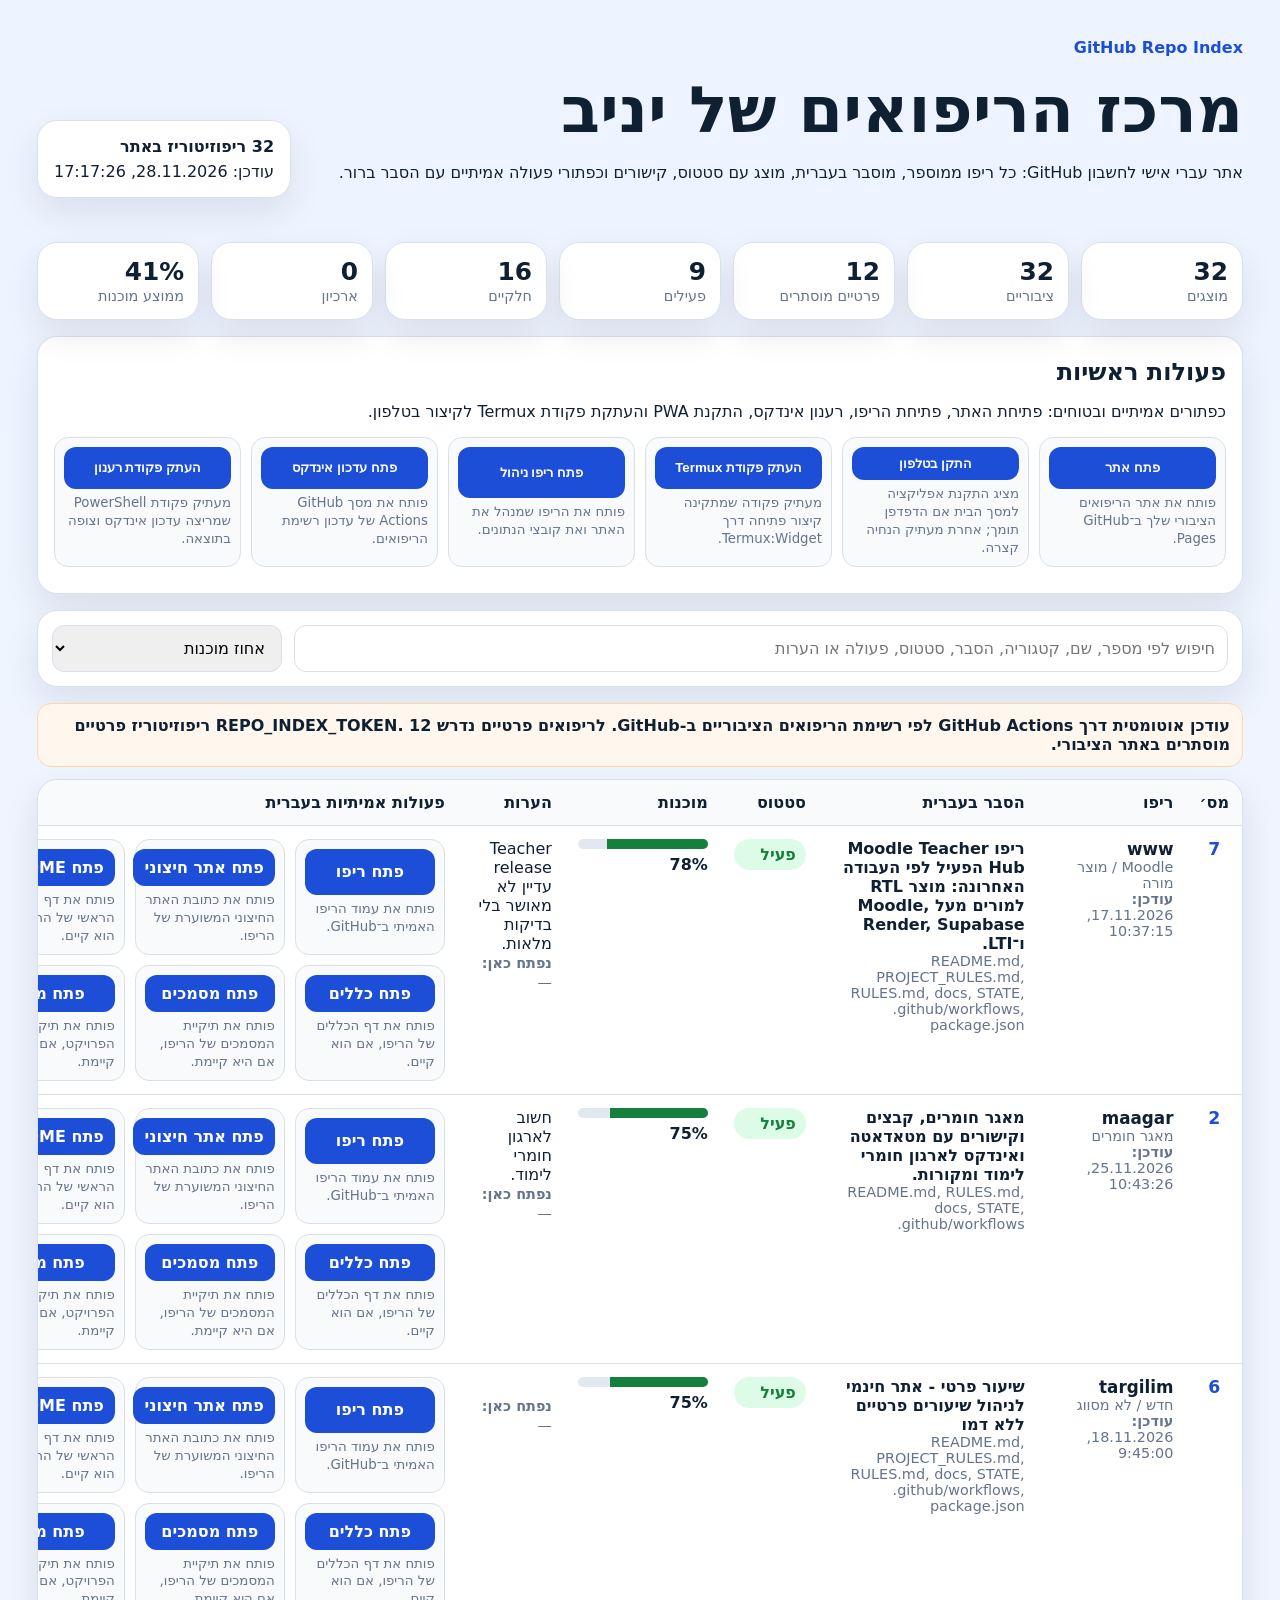
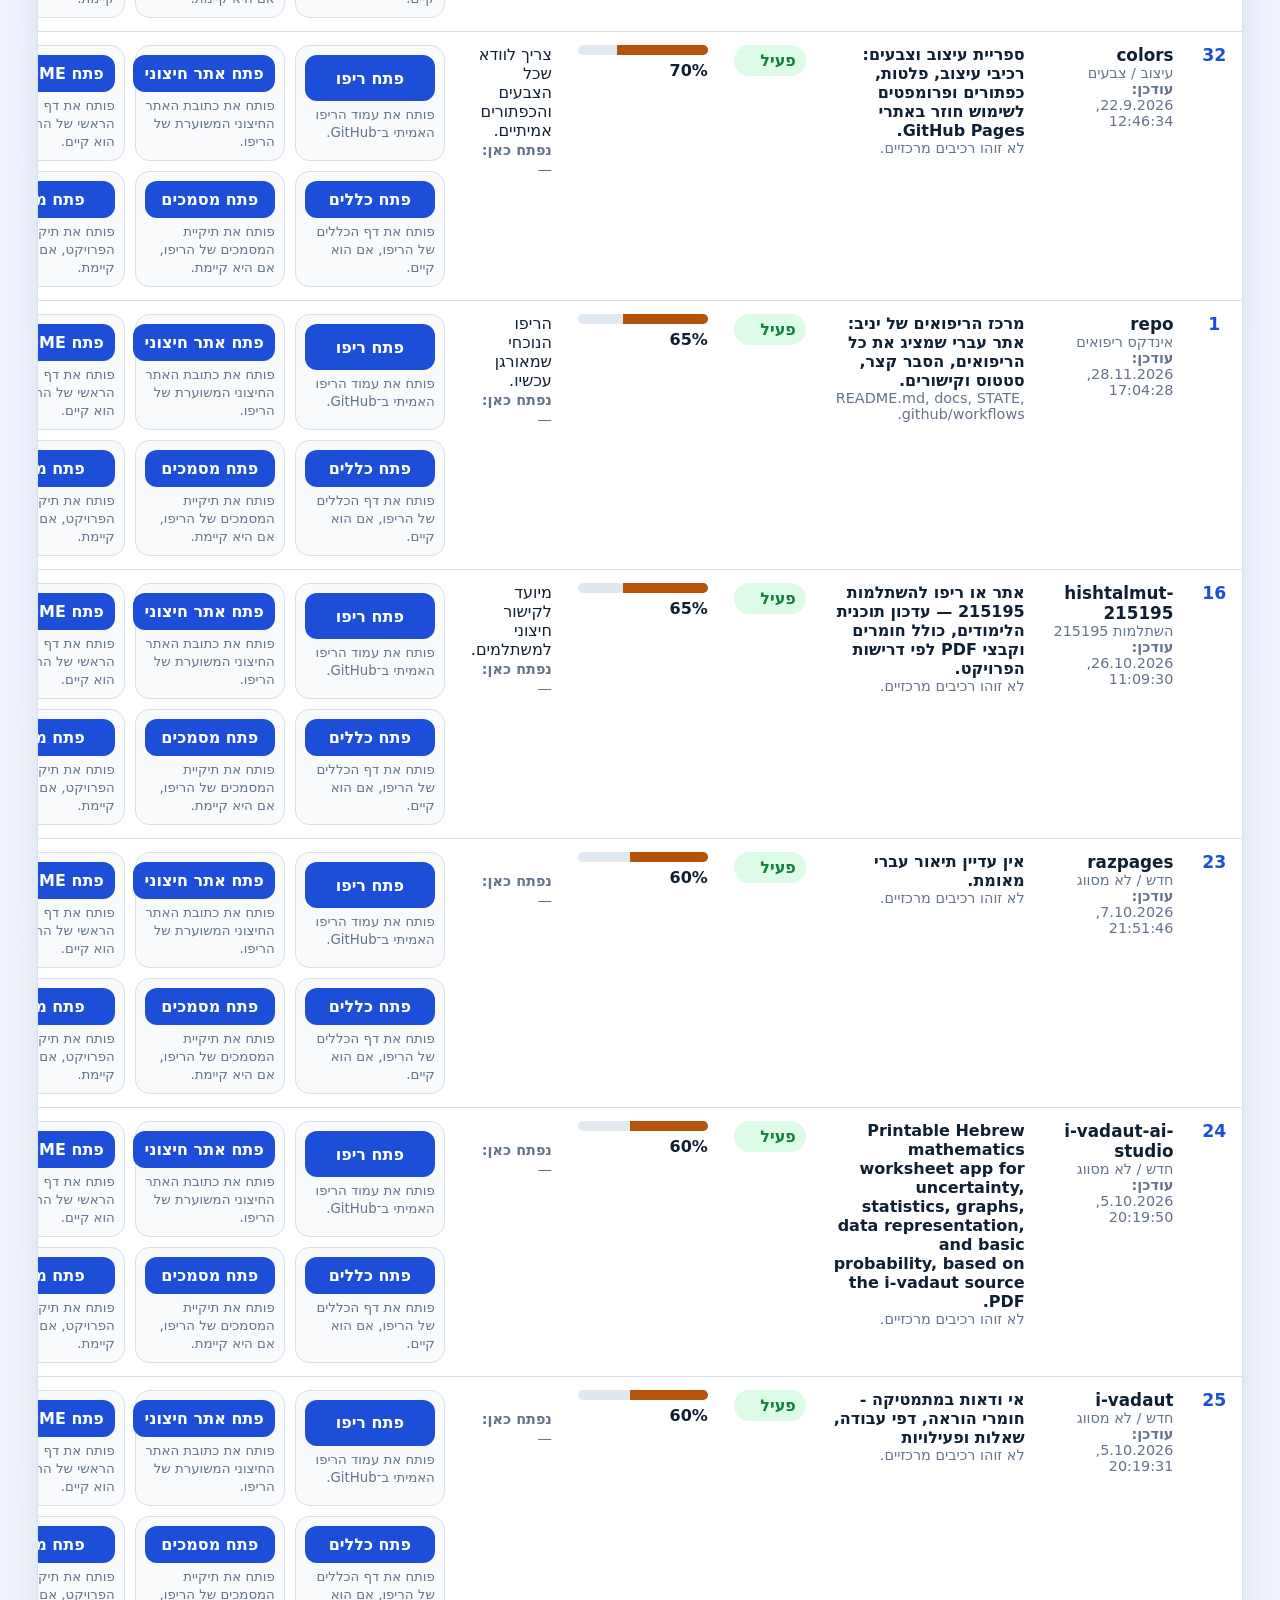
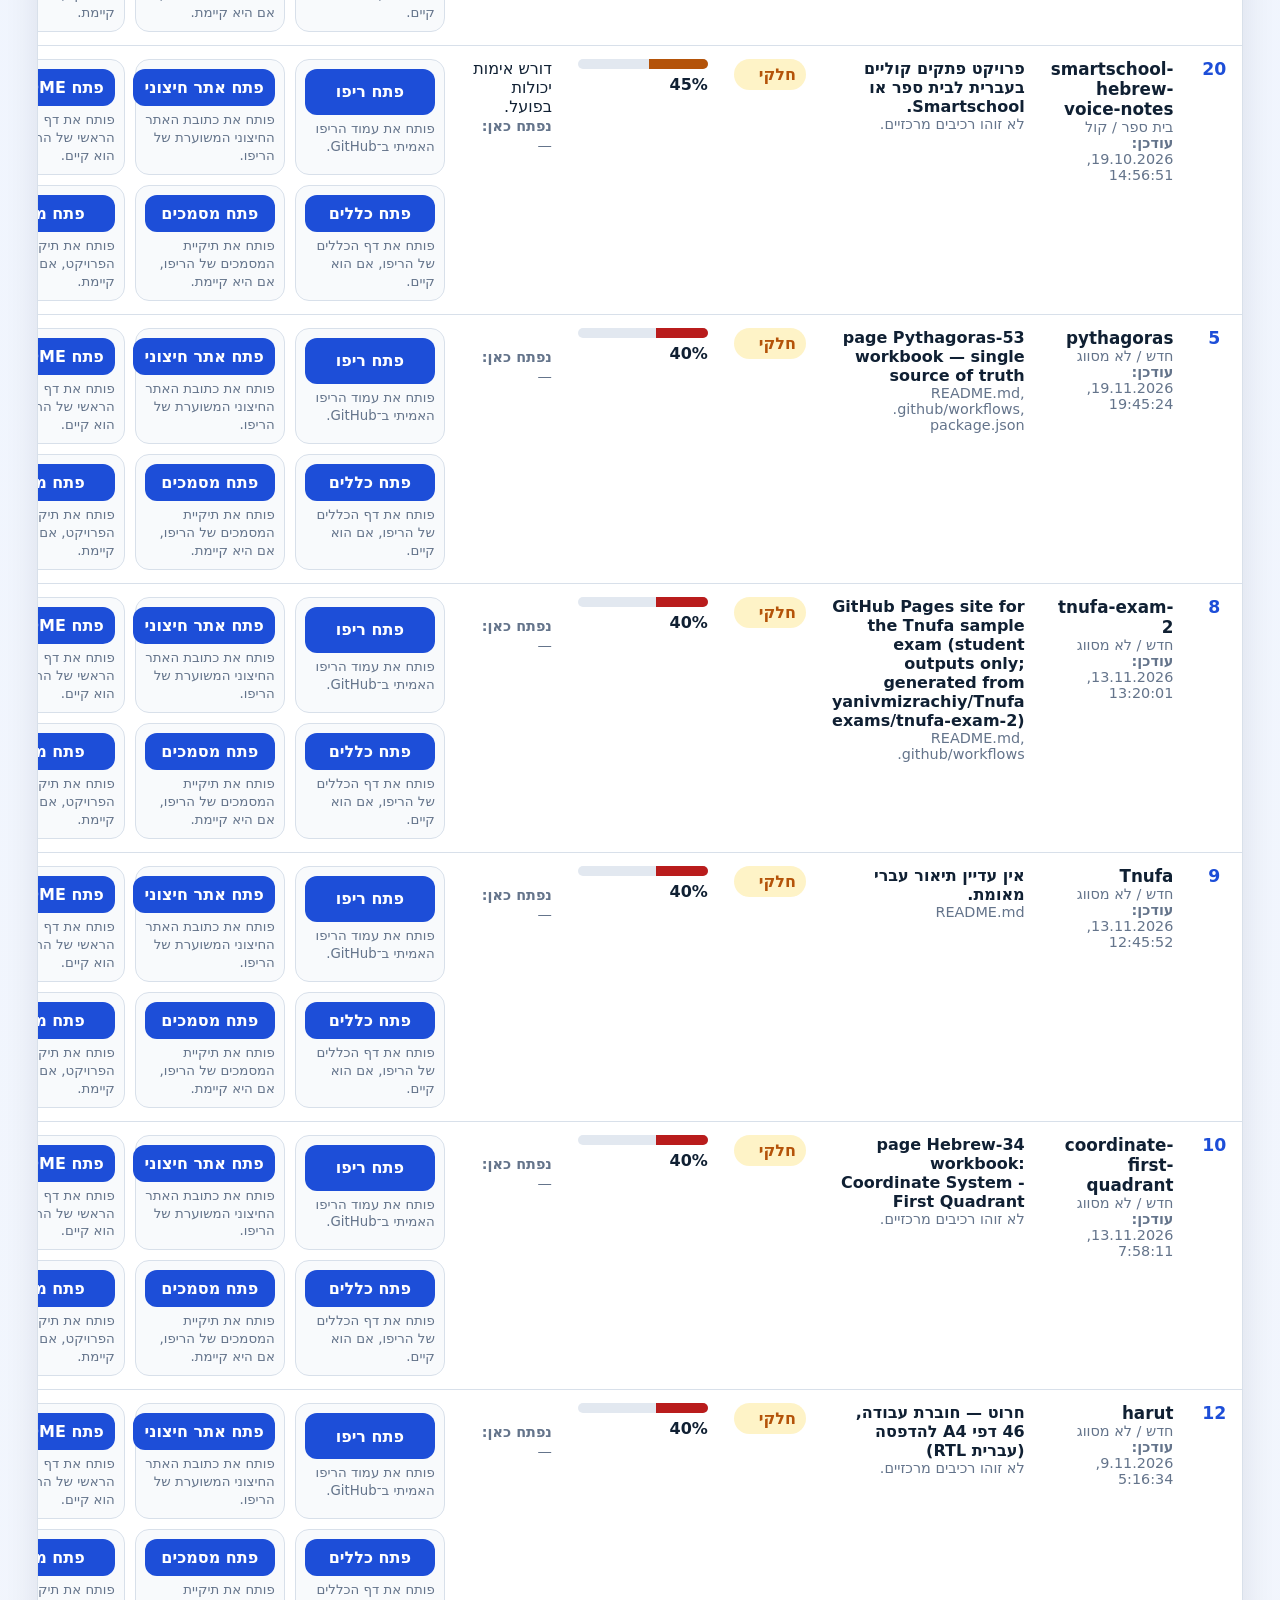
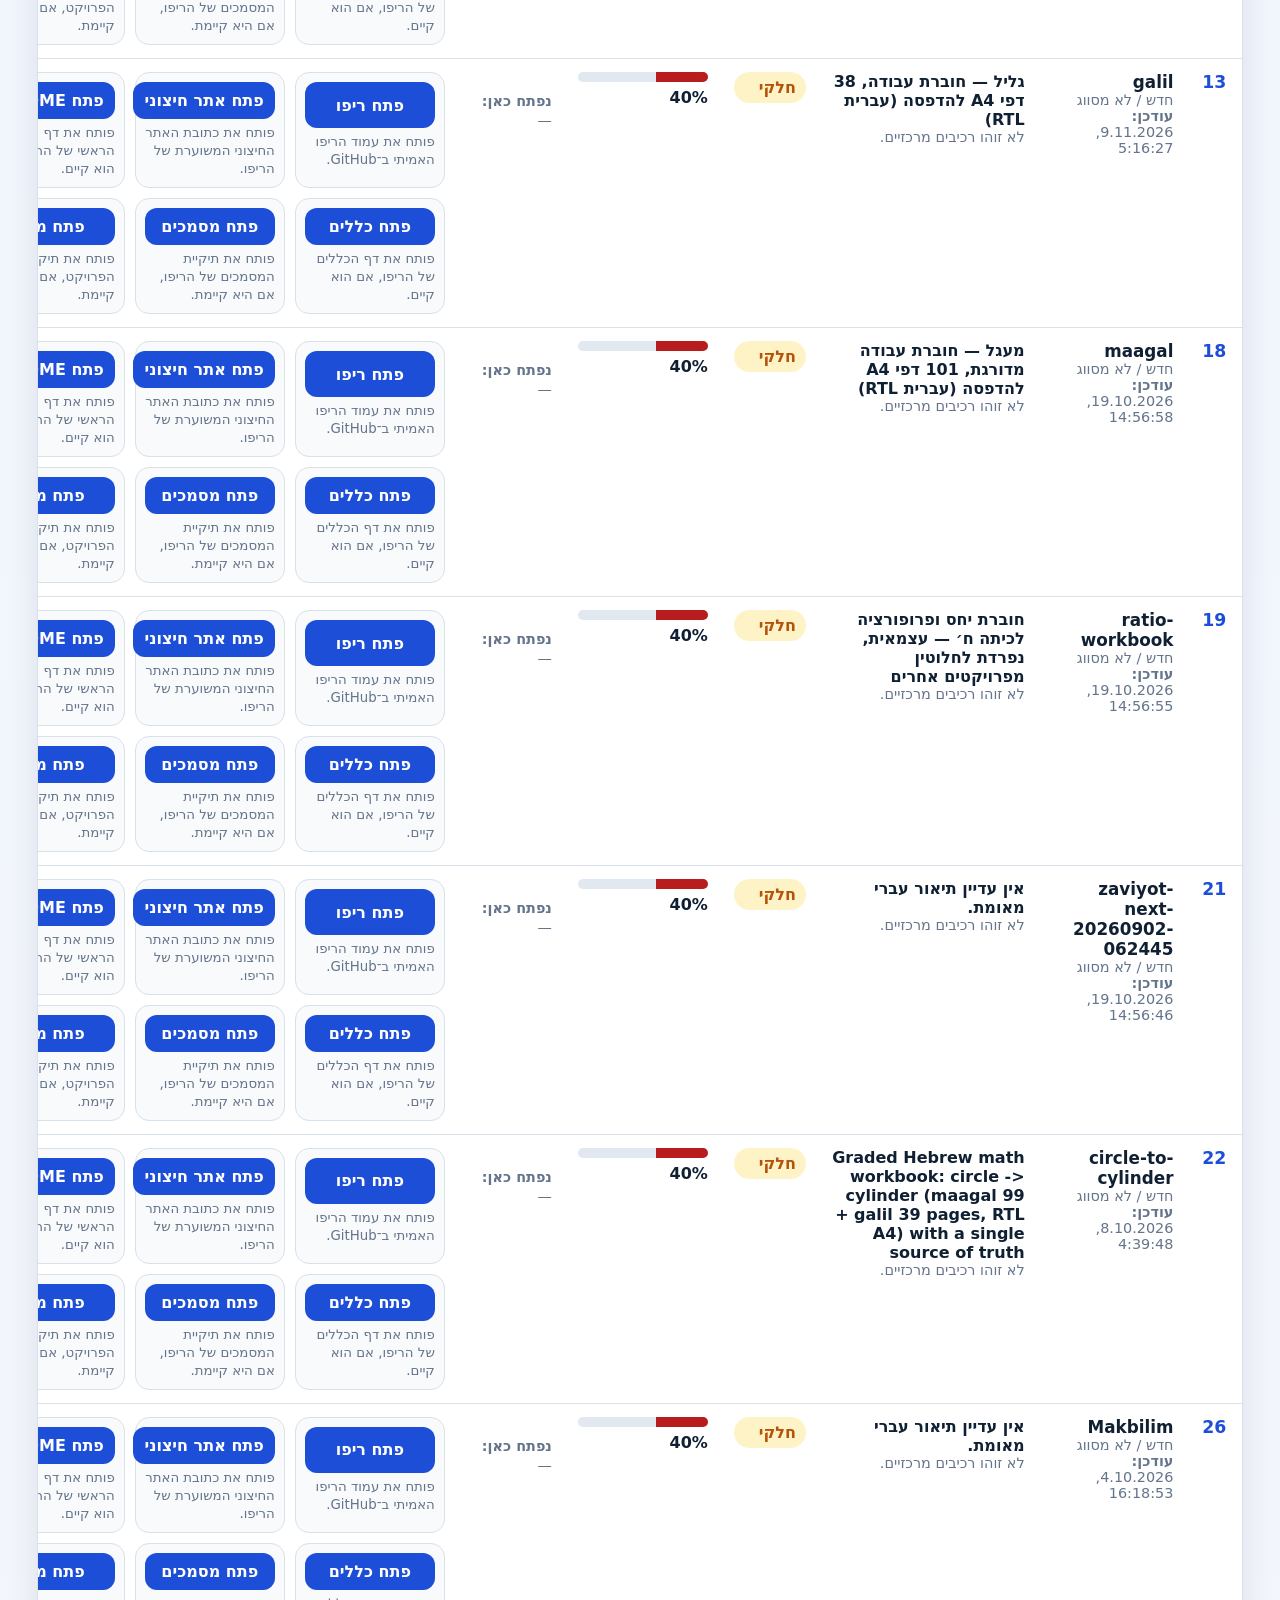
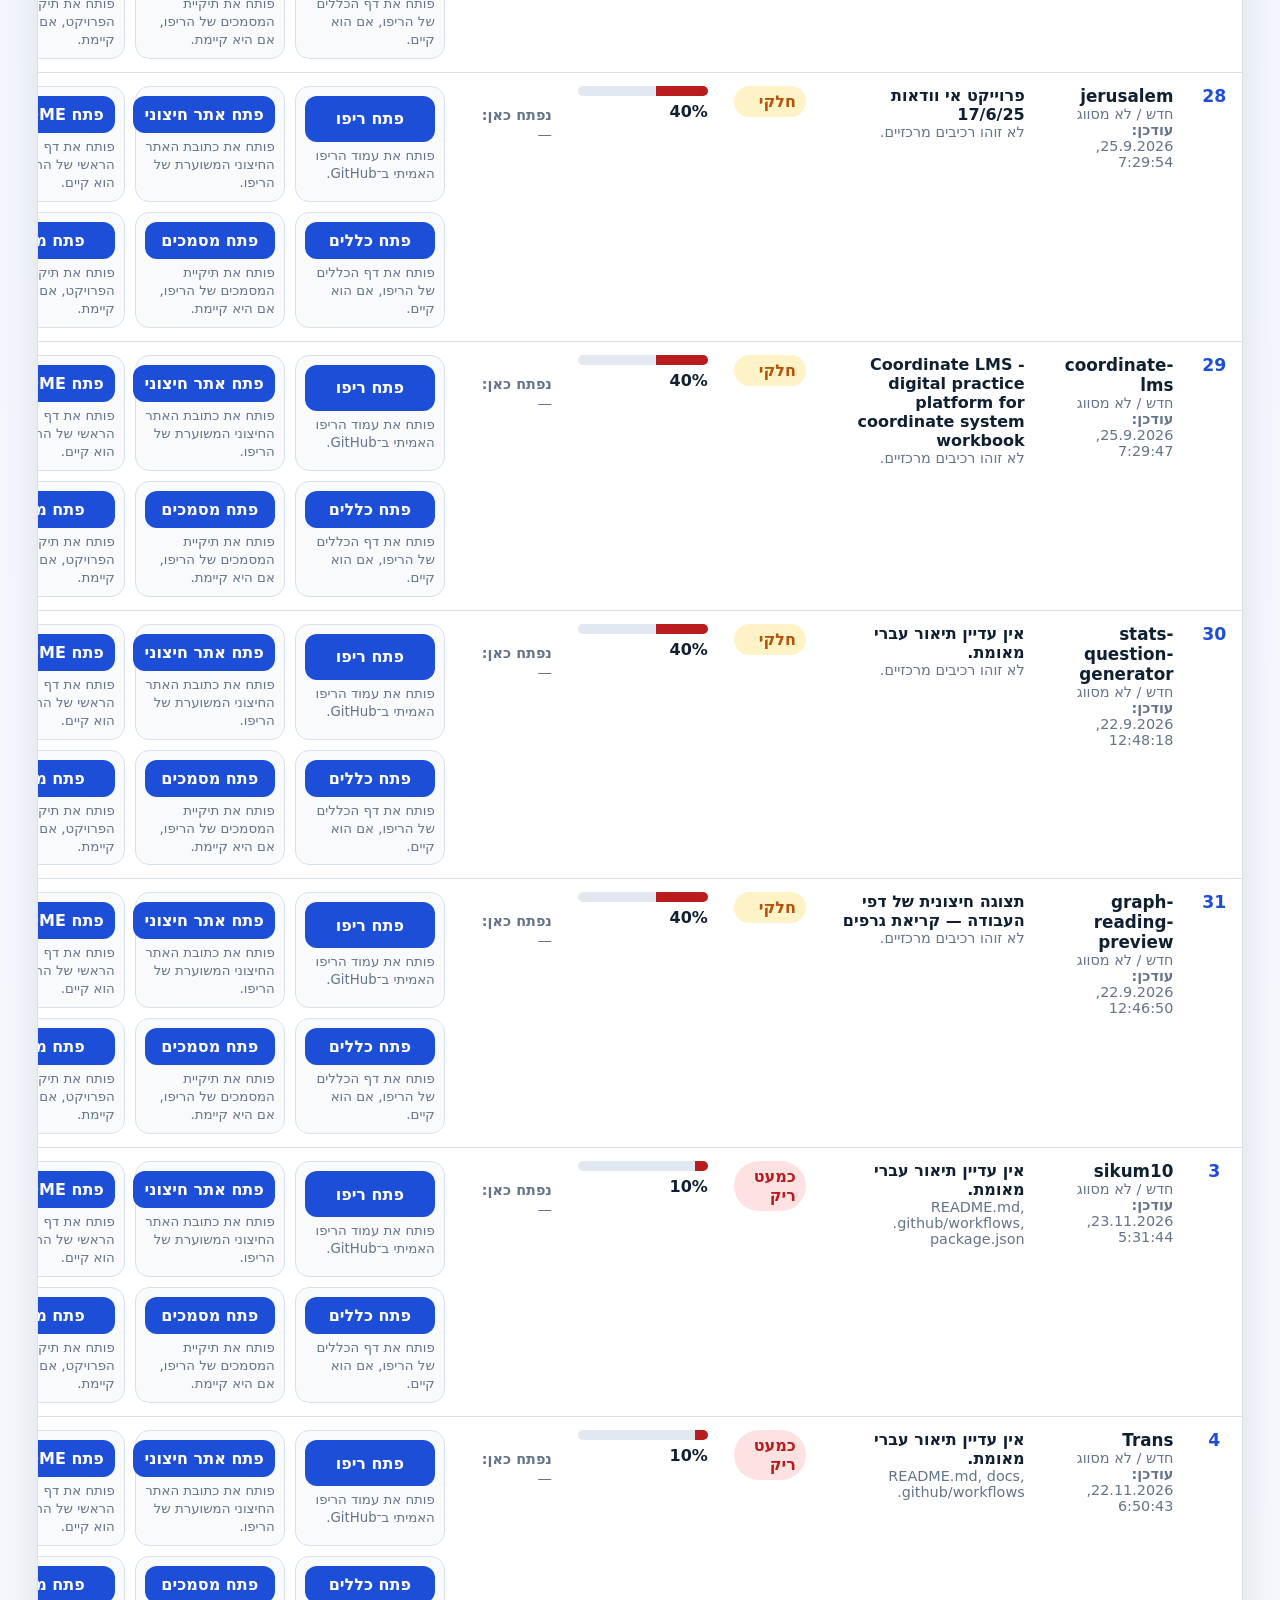
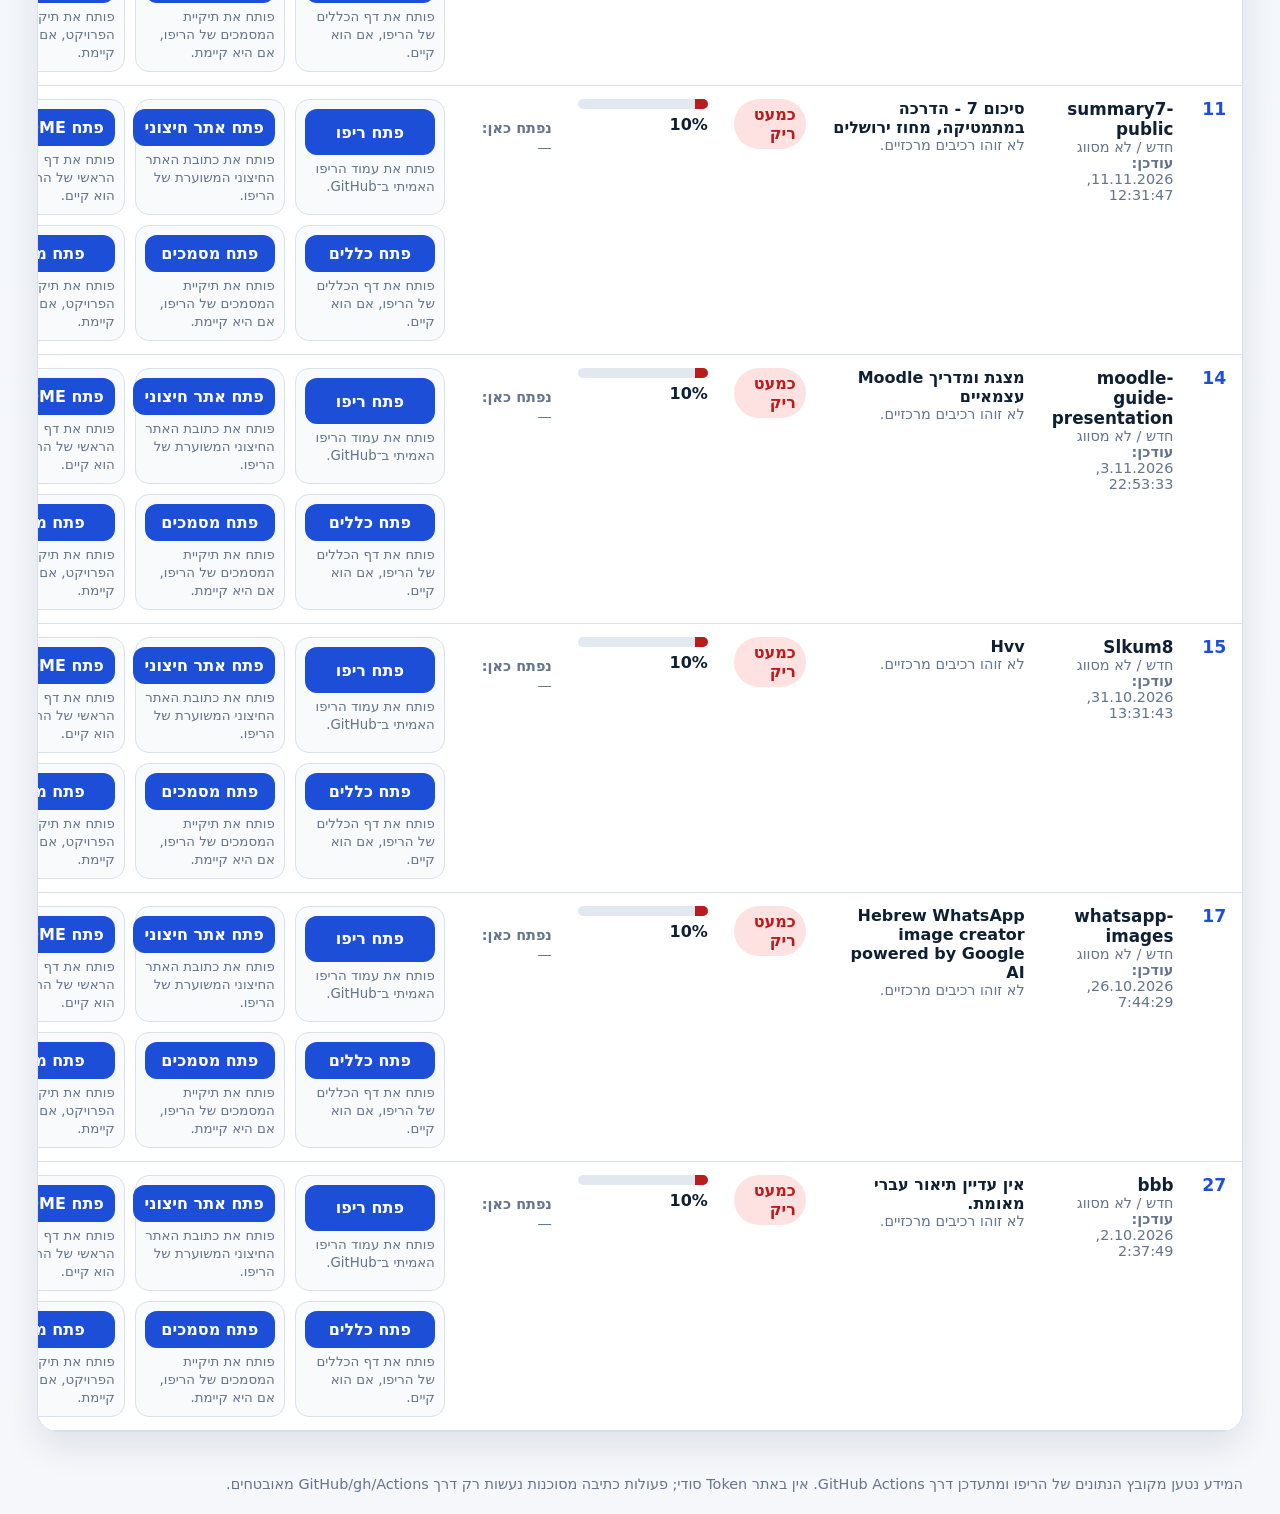
<file: index.html>
<!doctype html>
<html lang="he" dir="rtl">
<head>
  <meta charset="utf-8">
  <meta name="viewport" content="width=device-width,initial-scale=1">
  <meta name="theme-color" content="#f97316">
  <meta name="mobile-web-app-capable" content="yes">
  <meta name="apple-mobile-web-app-capable" content="yes">
  <meta name="apple-mobile-web-app-title" content="הריפואים שלי">
  <meta name="application-name" content="הריפואים שלי">
  <title>מרכז הריפואים של יניב</title>
  <link rel="manifest" href="manifest.webmanifest">
  <link rel="icon" type="image/svg+xml" href="icons/repo-orange.svg">
  <link rel="apple-touch-icon" href="icons/repo-orange.svg">
  <link rel="stylesheet" href="style.css">
</head>
<body>
<header class="top">
  <div>
    <p class="eyebrow">GitHub Repo Index</p>
    <h1>מרכז הריפואים של יניב</h1>
    <p>אתר עברי אישי לחשבון GitHub: כל ריפו ממוספר, מוסבר בעברית, מוצג עם סטטוס, קישורים וכפתורי פעולה אמיתיים עם הסבר ברור.</p>
  </div>
  <aside class="card">
    <b id="count">טוען...</b>
    <span id="updated"></span>
  </aside>
</header>
<main>
  <section id="stats" class="stats" aria-label="סטטיסטיקות ריפואים"></section>

  <section class="commandCenter" aria-label="פעולות ראשיות על אתר הריפואים">
    <div>
      <h2>פעולות ראשיות</h2>
      <p>כפתורים אמיתיים ובטוחים: פתיחת האתר, פתיחת הריפו, רענון אינדקס, התקנת PWA והעתקת פקודת Termux לקיצור בטלפון.</p>
    </div>
    <div class="globalActions">
      <div class="actionItem"><button type="button" data-global-action="open-site">פתח אתר</button><small>פותח את אתר הריפואים הציבורי שלך ב־GitHub Pages.</small></div>
      <div class="actionItem"><button type="button" data-global-action="install-pwa">התקן בטלפון</button><small>מציג התקנת אפליקציה למסך הבית אם הדפדפן תומך; אחרת מעתיק הנחיה קצרה.</small></div>
      <div class="actionItem"><button type="button" data-global-action="copy-termux-command">העתק פקודת Termux</button><small>מעתיק פקודה שמתקינה קיצור פתיחה דרך Termux:Widget.</small></div>
      <div class="actionItem"><button type="button" data-global-action="open-repo">פתח ריפו ניהול</button><small>פותח את הריפו שמנהל את האתר ואת קובצי הנתונים.</small></div>
      <div class="actionItem"><button type="button" data-global-action="open-update-workflow">פתח עדכון אינדקס</button><small>פותח את מסך GitHub Actions של עדכון רשימת הריפואים.</small></div>
      <div class="actionItem"><button type="button" data-global-action="copy-refresh-command">העתק פקודת רענון</button><small>מעתיק פקודת PowerShell שמריצה עדכון אינדקס וצופה בתוצאה.</small></div>
    </div>
    <div id="copyStatus" class="copyStatus" role="status" aria-live="polite"></div>
  </section>

  <section class="controls">
    <input id="q" placeholder="חיפוש לפי מספר, שם, קטגוריה, הסבר, סטטוס, פעולה או הערות">
    <select id="sort">
      <option value="ready">אחוז מוכנות</option>
      <option value="visit">כניסה אחרונה ואז עדכון</option>
      <option value="pushed">עדכון אחרון</option>
      <option value="name">שם</option>
    </select>
  </section>
  <section id="privacy" class="notice" hidden></section>
  <section class="tableWrap">
    <table>
      <thead>
        <tr>
          <th>מס׳</th>
          <th>ריפו</th>
          <th>הסבר בעברית</th>
          <th>סטטוס</th>
          <th>מוכנות</th>
          <th>הערות</th>
          <th>פעולות אמיתיות בעברית</th>
        </tr>
      </thead>
      <tbody id="rows"><tr><td colspan="7">טוען...</td></tr></tbody>
    </table>
  </section>
</main>
<footer>המידע נטען מקובץ הנתונים של הריפו ומתעדכן דרך GitHub Actions. אין באתר Token סודי; פעולות כתיבה מסוכנות נעשות רק דרך GitHub/gh/Actions מאובטחים.</footer>
<script src="app.js"></script>
</body>
</html>
</file>
<file: style.css>
:root{--bg:#f5f7fb;--panel:#fff;--text:#102033;--muted:#64748b;--line:#d8e0ea;--accent:#1d4ed8;--good:#15803d;--mid:#b45309;--low:#b91c1c;--shadow:0 14px 35px #0f172a18}*{box-sizing:border-box}body{margin:0;background:linear-gradient(180deg,#eef4ff,var(--bg));color:var(--text);font-family:system-ui,"Segoe UI",Arial,sans-serif;direction:rtl}a{color:var(--accent)}.top,main,footer{max-width:1250px;margin:auto;padding:22px}.top{display:grid;grid-template-columns:1fr auto;gap:16px;align-items:end}.eyebrow{color:var(--accent);font-weight:900}h1{font-size:clamp(2rem,5vw,4rem);margin:.2em 0}.card,.controls,.tableWrap,.stats>div,.commandCenter{background:var(--panel);border:1px solid var(--line);border-radius:20px;box-shadow:var(--shadow)}.card{padding:16px;display:grid;gap:6px}.stats{display:grid;grid-template-columns:repeat(auto-fit,minmax(130px,1fr));gap:12px;margin-bottom:16px}.stats>div{padding:14px}.stats b{display:block;font-size:1.55rem}.stats span,.muted,footer{color:var(--muted);font-size:.9rem}.commandCenter{padding:16px;margin-bottom:16px}.commandCenter h2{margin:.2em 0}.globalActions{display:grid;grid-template-columns:repeat(auto-fit,minmax(180px,1fr));gap:10px}.copyStatus{margin-top:10px;color:var(--good);font-weight:900}.controls{display:grid;grid-template-columns:1fr 230px;gap:12px;padding:14px;margin-bottom:16px}input,select{font:inherit;padding:12px;border:1px solid var(--line);border-radius:12px}.notice{background:#fff7ed;border:1px solid #fed7aa;padding:12px;border-radius:14px;margin-bottom:12px;font-weight:800}.tableWrap{overflow:auto}table{width:100%;border-collapse:collapse;min-width:1120px}th,td{padding:13px;border-bottom:1px solid var(--line);vertical-align:top;text-align:right}th{background:#f8fafc}.repoNum{font-weight:900;font-size:1.08rem;color:var(--accent);text-align:center;white-space:nowrap}.repo{font-weight:900;font-size:1.05rem}.pill{display:inline-flex;min-width:72px;padding:6px 10px;border-radius:999px;font-weight:900}.pill.good{background:#dcfce7;color:var(--good)}.pill.mid{background:#fef3c7;color:var(--mid)}.pill.low{background:#fee2e2;color:var(--low)}.bar{width:130px;height:10px;background:#e2e8f0;border-radius:999px;overflow:hidden;margin-bottom:6px}.bar span{display:block;height:100%}.bar .good{background:var(--good)}.bar .mid{background:var(--mid)}.bar .low{background:var(--low)}button,.actionButton{display:inline-flex;align-items:center;justify-content:center;background:var(--accent);color:white;border:0;border-radius:12px;padding:9px 11px;font-weight:800;white-space:nowrap;text-decoration:none}.actionsGrid{display:grid;grid-template-columns:repeat(auto-fit,minmax(150px,1fr));gap:10px;min-width:430px}.actionItem{display:grid;gap:5px;background:#f8fafc;border:1px solid var(--line);border-radius:14px;padding:9px}.actionItem small{color:var(--muted);line-height:1.35}@media(max-width:800px){.top,.controls{grid-template-columns:1fr}main{overflow:auto}.actionsGrid{min-width:360px}}
</file>
